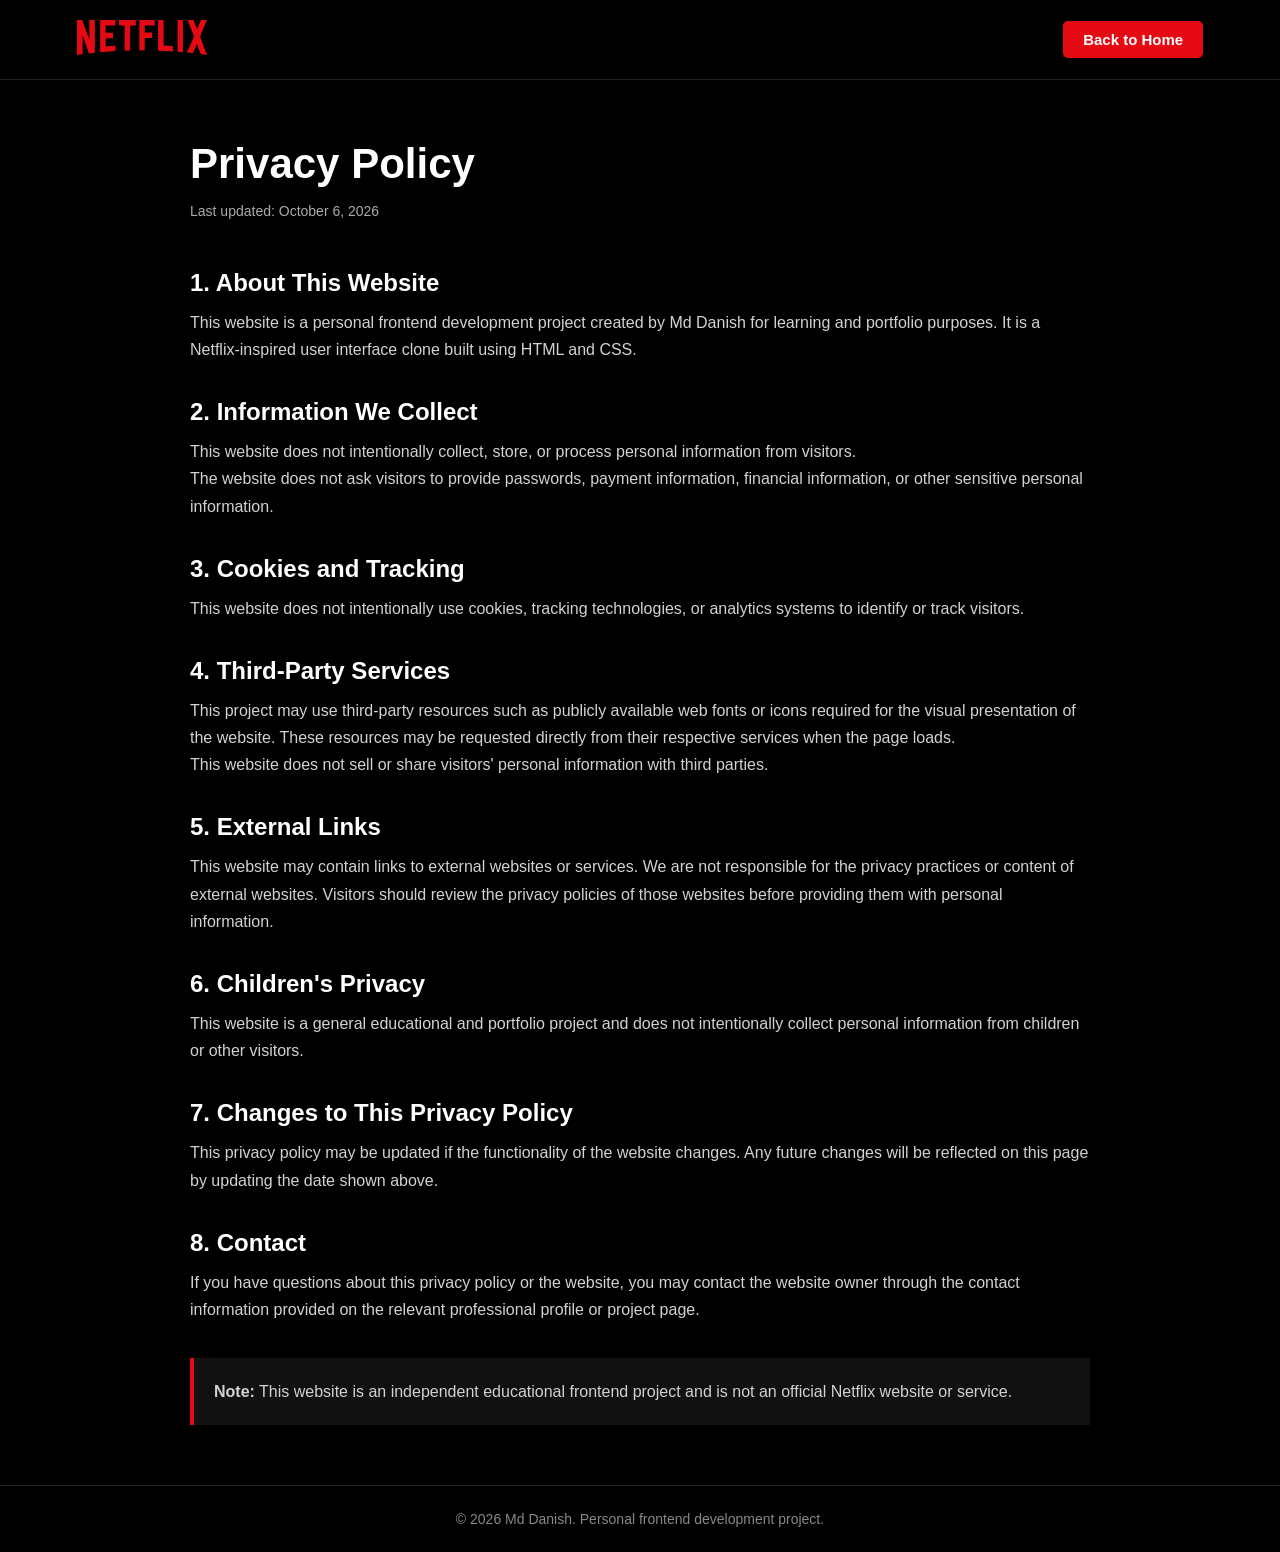
<file: privacy.html>
<!DOCTYPE html>
<html lang="en">
<head>
    <meta charset="UTF-8">

    <meta name="google-site-verification"
        content="mORJSlW2REBjijQ2O1DoH45gxhzIu2QaawMdKrVUVqw" />

    <meta name="viewport" content="width=device-width, initial-scale=1.0">

    <meta name="description"
        content="Privacy Policy for Md Danish's Netflix-inspired frontend UI project.">

    <title>Privacy Policy — Md Danish</title>

    <style>
        * {
            margin: 0;
            padding: 0;
            box-sizing: border-box;
            font-family: Arial, Helvetica, sans-serif;
        }

        body {
            background: #000;
            color: #fff;
            min-height: 100vh;
        }

        .navbar {
            height: 80px;
            display: flex;
            align-items: center;
            justify-content: space-between;
            padding: 0 6%;
            border-bottom: 1px solid #222;
            background: #000;
        }

        .logo {
            width: 130px;
        }

        .back-btn {
            text-decoration: none;
            color: #fff;
            background: #e50914;
            padding: 10px 20px;
            border-radius: 5px;
            font-size: 15px;
            font-weight: 600;
            transition: 0.2s ease;
        }

        .back-btn:hover {
            background: #f40612;
        }

        .container {
            width: min(900px, 90%);
            margin: 0 auto;
            padding: 60px 0;
        }

        h1 {
            font-size: 42px;
            margin-bottom: 12px;
        }

        .updated {
            color: #aaa;
            margin-bottom: 45px;
            font-size: 14px;
        }

        h2 {
            font-size: 24px;
            margin: 35px 0 12px;
        }

        p {
            color: #d2d2d2;
            line-height: 1.7;
            font-size: 16px;
        }

        ul {
            margin: 12px 0 0 22px;
            color: #d2d2d2;
            line-height: 1.8;
        }

        li {
            margin-bottom: 5px;
        }

        .notice {
            margin-top: 35px;
            padding: 20px;
            border-left: 4px solid #e50914;
            background: #111;
        }

        .footer {
            border-top: 1px solid #222;
            text-align: center;
            padding: 25px 5%;
            color: #888;
            font-size: 14px;
        }

        @media (max-width: 600px) {
            .navbar {
                height: 70px;
                padding: 0 5%;
            }

            .logo {
                width: 105px;
            }

            .back-btn {
                padding: 8px 14px;
                font-size: 13px;
            }

            .container {
                padding: 40px 0;
            }

            h1 {
                font-size: 32px;
            }

            h2 {
                font-size: 21px;
            }

            p,
            ul {
                font-size: 15px;
            }
        }
    </style>
</head>

<body>

    <nav class="navbar">
        <a href="index.html">
            <img class="logo" src="image/logo.svg"
                alt="Netflix UI Clone logo">
        </a>

        <a class="back-btn" href="index.html">Back to Home</a>
    </nav>


    <main class="container">

        <h1>Privacy Policy</h1>

        <p class="updated">
            Last updated: October 6, 2026
        </p>


        <h2>1. About This Website</h2>

        <p>
            This website is a personal frontend development project created
            by Md Danish for learning and portfolio purposes. It is a
            Netflix-inspired user interface clone built using HTML and CSS.
        </p>


        <h2>2. Information We Collect</h2>

        <p>
            This website does not intentionally collect, store, or process
            personal information from visitors.
        </p>

        <p>
            The website does not ask visitors to provide passwords, payment
            information, financial information, or other sensitive personal
            information.
        </p>


        <h2>3. Cookies and Tracking</h2>

        <p>
            This website does not intentionally use cookies, tracking
            technologies, or analytics systems to identify or track visitors.
        </p>


        <h2>4. Third-Party Services</h2>

        <p>
            This project may use third-party resources such as publicly
            available web fonts or icons required for the visual presentation
            of the website. These resources may be requested directly from
            their respective services when the page loads.
        </p>

        <p>
            This website does not sell or share visitors' personal information
            with third parties.
        </p>


        <h2>5. External Links</h2>

        <p>
            This website may contain links to external websites or services.
            We are not responsible for the privacy practices or content of
            external websites. Visitors should review the privacy policies of
            those websites before providing them with personal information.
        </p>


        <h2>6. Children's Privacy</h2>

        <p>
            This website is a general educational and portfolio project and
            does not intentionally collect personal information from children
            or other visitors.
        </p>


        <h2>7. Changes to This Privacy Policy</h2>

        <p>
            This privacy policy may be updated if the functionality of the
            website changes. Any future changes will be reflected on this page
            by updating the date shown above.
        </p>


        <h2>8. Contact</h2>

        <p>
            If you have questions about this privacy policy or the website,
            you may contact the website owner through the contact information
            provided on the relevant professional profile or project page.
        </p>


        <div class="notice">
            <p>
                <strong>Note:</strong> This website is an independent
                educational frontend project and is not an official Netflix
                website or service.
            </p>
        </div>

    </main>


    <footer class="footer">
        © 2026 Md Danish. Personal frontend development project.
    </footer>

</body>
</html>
</file>
